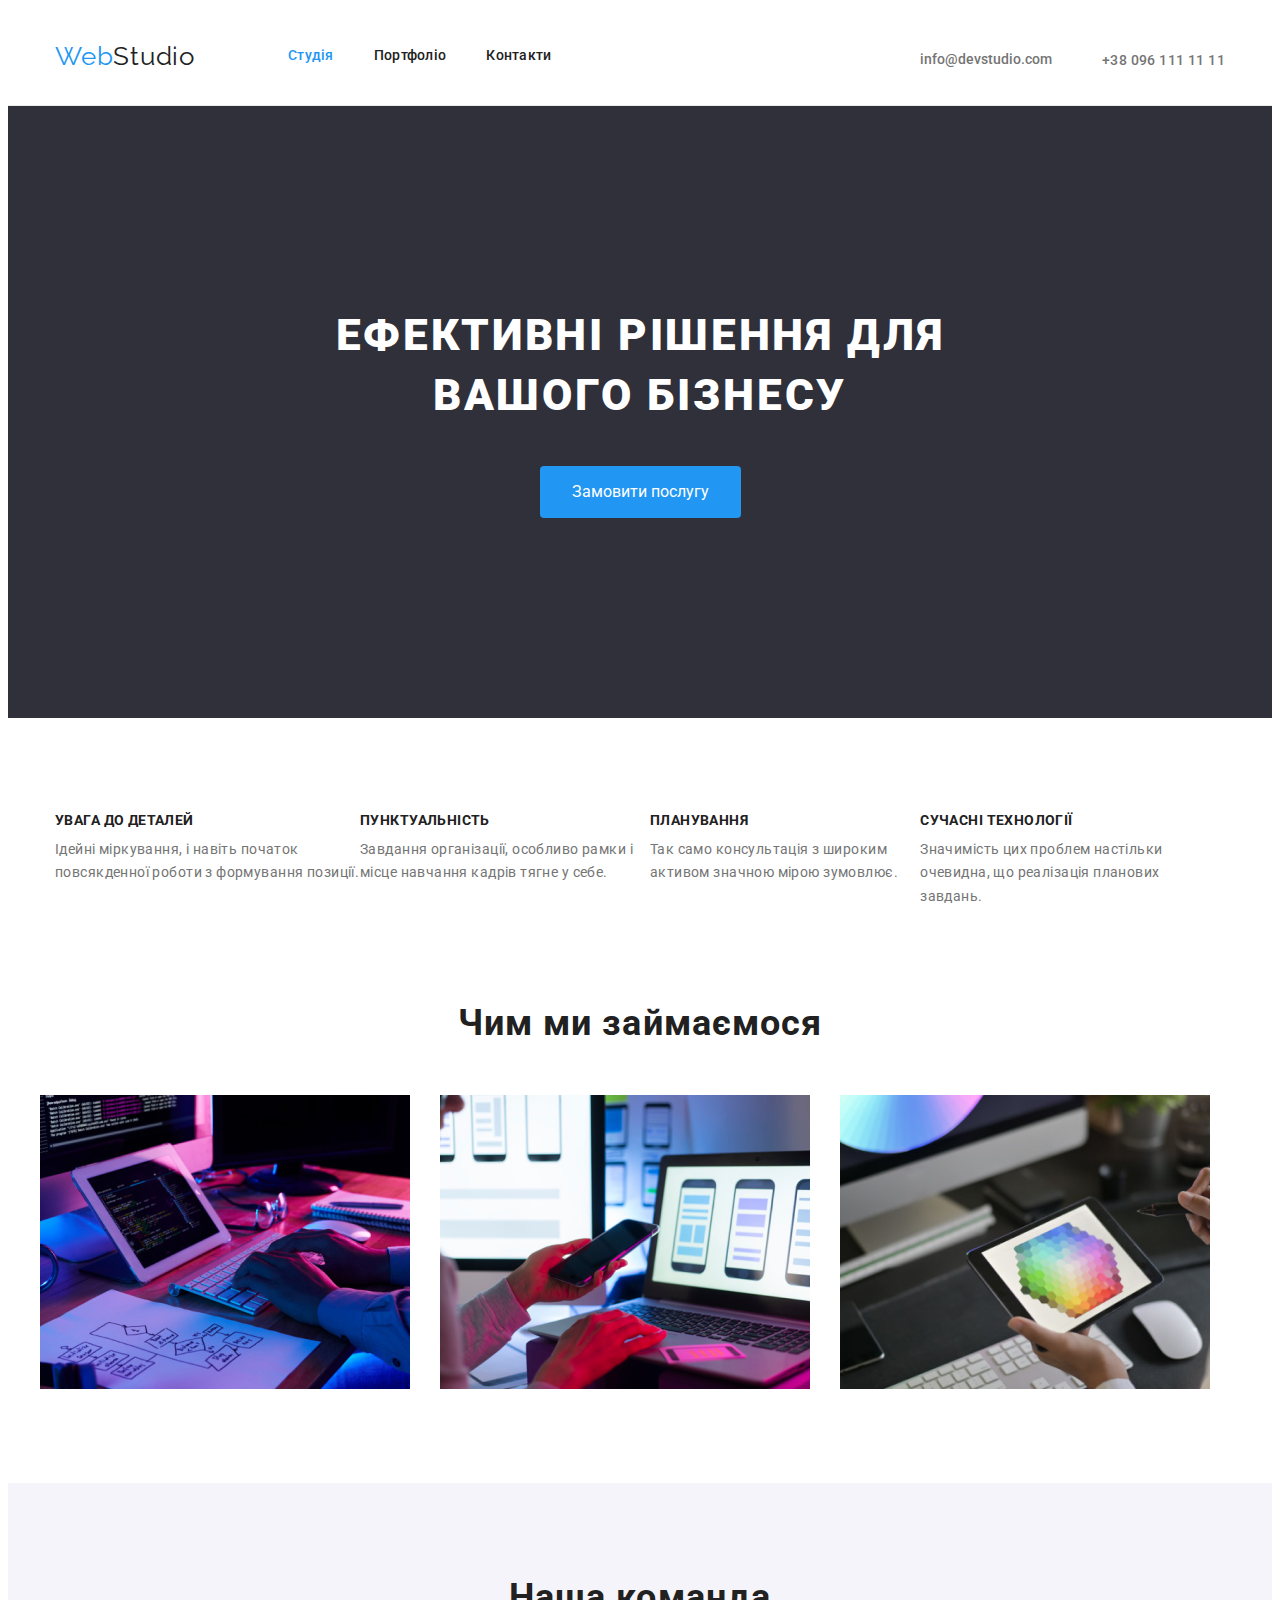
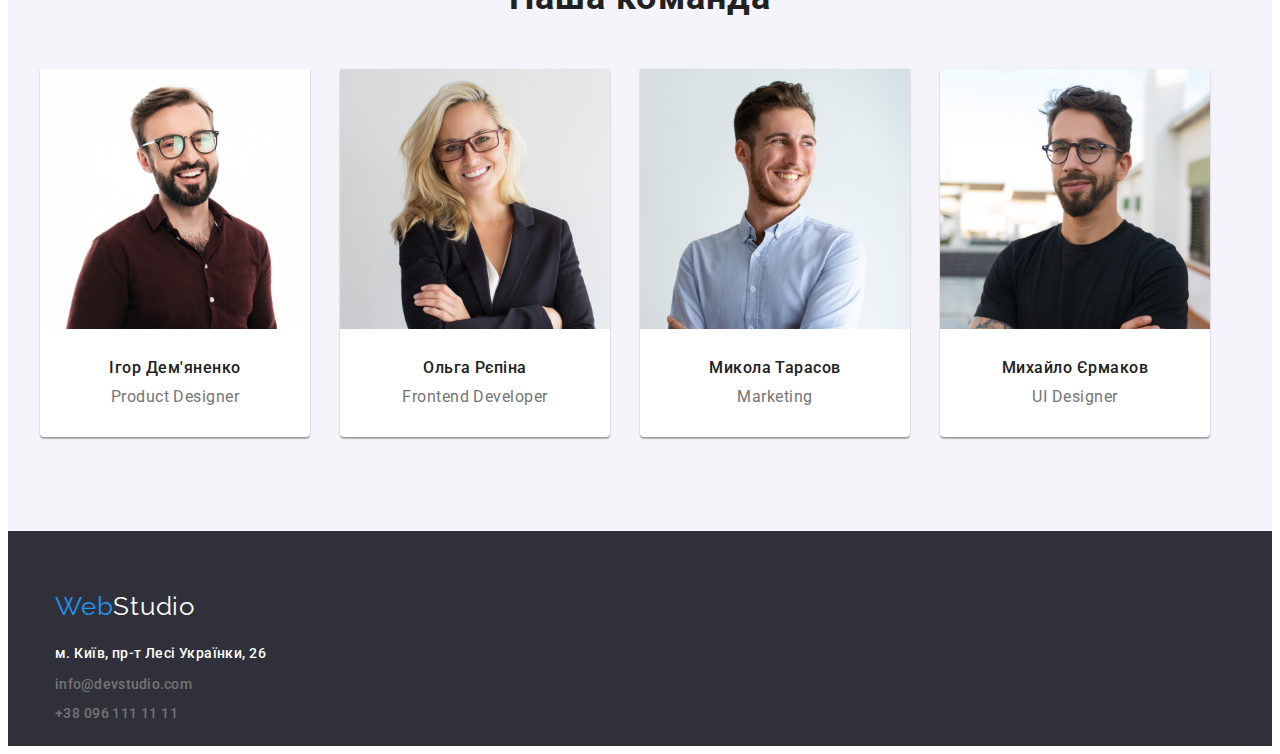
<file: index.html>
<!DOCTYPE html>
<html lang="en">
<head>
    <meta charset="UTF-8">
    <meta http-equiv="X-UA-Compatible" content="IE=edge">
    <meta name="viewport" content="width=device-width, initial-scale=1.0">
    <title>Document</title>
    <link rel="preconnect" href="https://fonts.googleapis.com">
    <link rel="preconnect" href="https://fonts.gstatic.com" crossorigin>
    <link href="https://fonts.googleapis.com/css2?family=Raleway:wght@700&family=Roboto:wght@400;500;700;900&display=swap" rel="stylesheet">
    <link rel="stylesheet" href="https://cdnjs.cloudflare.com/ajax/libs/modern-normalize/1.1.0/modern-normalize.min.css" integrity="sha512-wpPYUAdjBVSE4KJnH1VR1HeZfpl1ub8YT/NKx4PuQ5NmX2tKuGu6U/JRp5y+Y8XG2tV+wKQpNHVUX03MfMFn9Q==" crossorigin="anonymous" referrerpolicy="no-referrer" />
    <link rel="stylesheet" href="./css/styles.css">
</head>
<body>
<header class="page-header">
<div class="container">
<nav class="main-nav">
<a class="studio line" href="./index.html">Web<span class="span-color">Studio</span></a>
<ul class="site-nav list">
    <li class="item"><a href="./index.html" class="link current line">Студія</a></li>
    <li class="item"><a href="portfolio.html" class="link line">Портфоліо</a></li>
    <li class="item"><a href="Контакти" class="link line">Контакти</a></li>
</ul>
<ul class="info list">
<li class="meil"><a href="mailto:info@devstudio.com" class="meilstyle line">info@devstudio.com</a>
<li class="telefon"><a href="tel:+380961111111" class="telefonstyle line">+38 096 111 11 11</a></li>
</ul>
</nav>
</div>
</header>
<main>
<section class="hero">
<h1 class="hero-title">Ефективні рішення для <br> вашого бізнесу</h1>
<button class="hero button" type="button">Замовити послугу</button>
</section>

<section class="features-padding">
<div class="container">
<h2 class="hiden">Особливості</h2>
<ul class="features list">
<li class="features-lists">
<h3 class="features-title">Увага до деталей</h3>
<p class="features-text">Ідейні міркування, і навіть початок повсякденної роботи з формування позиції.</p>
</li>
<li class="features-lists">
<h3 class="features-title">ПУНКТУАЛЬНІСТЬ</h3>
<p class="features-text">Завдання організації, особливо рамки і місце навчання кадрів тягне у себе.</p>
</li>
<li class="features-lists">
<h3 class="features-title">ПЛАНУВАННЯ</h3>
<p class="features-text">
Так само консультація з широким активом значною мірою зумовлює.
</p>
</li>
<li class="features-lists">
<h3 class="features-title">СУЧАСНІ ТЕХНОЛОГІЇ</h3>
<p class="features-text">Значимість цих проблем настільки очевидна, що реалізація планових завдань.</p>
</li>
</ul>
</div>
</section>
<section class="work">
<div class="container">
<h2 class="work-title">Чим ми займаємося</h2>
<ul class="list pictures-line">
<li class="pictures-item">
    <img width="370" src="./images/picture1.png" alt="Picture">
</li>
<li class="pictures-item">
    <img width="370" src="./images/picture2.png" alt="Picture2">
</li>
<li class="pictures-item">
    <img width="370" src="./images/picture3.png" alt="Picture3">
</li>
</ul>
</div>
</section>
<section class="team">
<div class="container">
<h2 class="team-title">Наша команда</h2>
<ul class="comand list">
    <li class="comand-item">
    <img width="270" src="./images/Igor.jpg" alt="Igor">
    <h3 class="comand-title">Ігор Дем'яненко</h3>
    <p class="comand-text">Product Designer</p> 
    <li>
        <li class="comand-item">
        <img width="270" src="./images/Olga.jpg" alt="Olga">
       <h3 class="comand-title">Ольга Рєпіна</h3> 
       <p class="comand-text">Frontend Developer</p> 
        </li>
        <li class="comand-item">
            <img width="270" src="./images/Mykola.jpg" alt="Mykola">
           <h3 class="comand-title">Микола Тарасов</h3> 
           <p class="comand-text">Marketing</p> 
            </li>

            <li class="comand-item">
            <img width="270" src="./images/Myhailo.jpg" alt="Myhailo">
            <h3 class="comand-title">Михайло Єрмаков</h3>
            <p class="comand-text">UI Designer</p>
            </li>
    </ul>
    </div>
</section>
</main>

<footer class="side-color company-logo-two studio-line">
 <div class="container">
<address class="list">
    <a class="studiotwo line" href="./index.html">Web<span class="span-color-two">Studio</span></a>
 
<ul class="site-nav-two list">
<li class="adress"><a href="https://goo.gl/maps/or9m5MUyjeENMJDf9" class="link line " target="_blank" rel="noopener noreferrer">м. Київ, пр-т Лесі Українки, 26</a></li>
<li class="meil"><a href="mailto:info@devstudio.com" class="link line ">info@devstudio.com</a></li>
<li class="telefon"><a href="tel:+380961111111" class="link line ">+38 096 111 11 11</a></li>
</ul>
 </address>
 </div>
</footer>
</body>
</html>
</file>
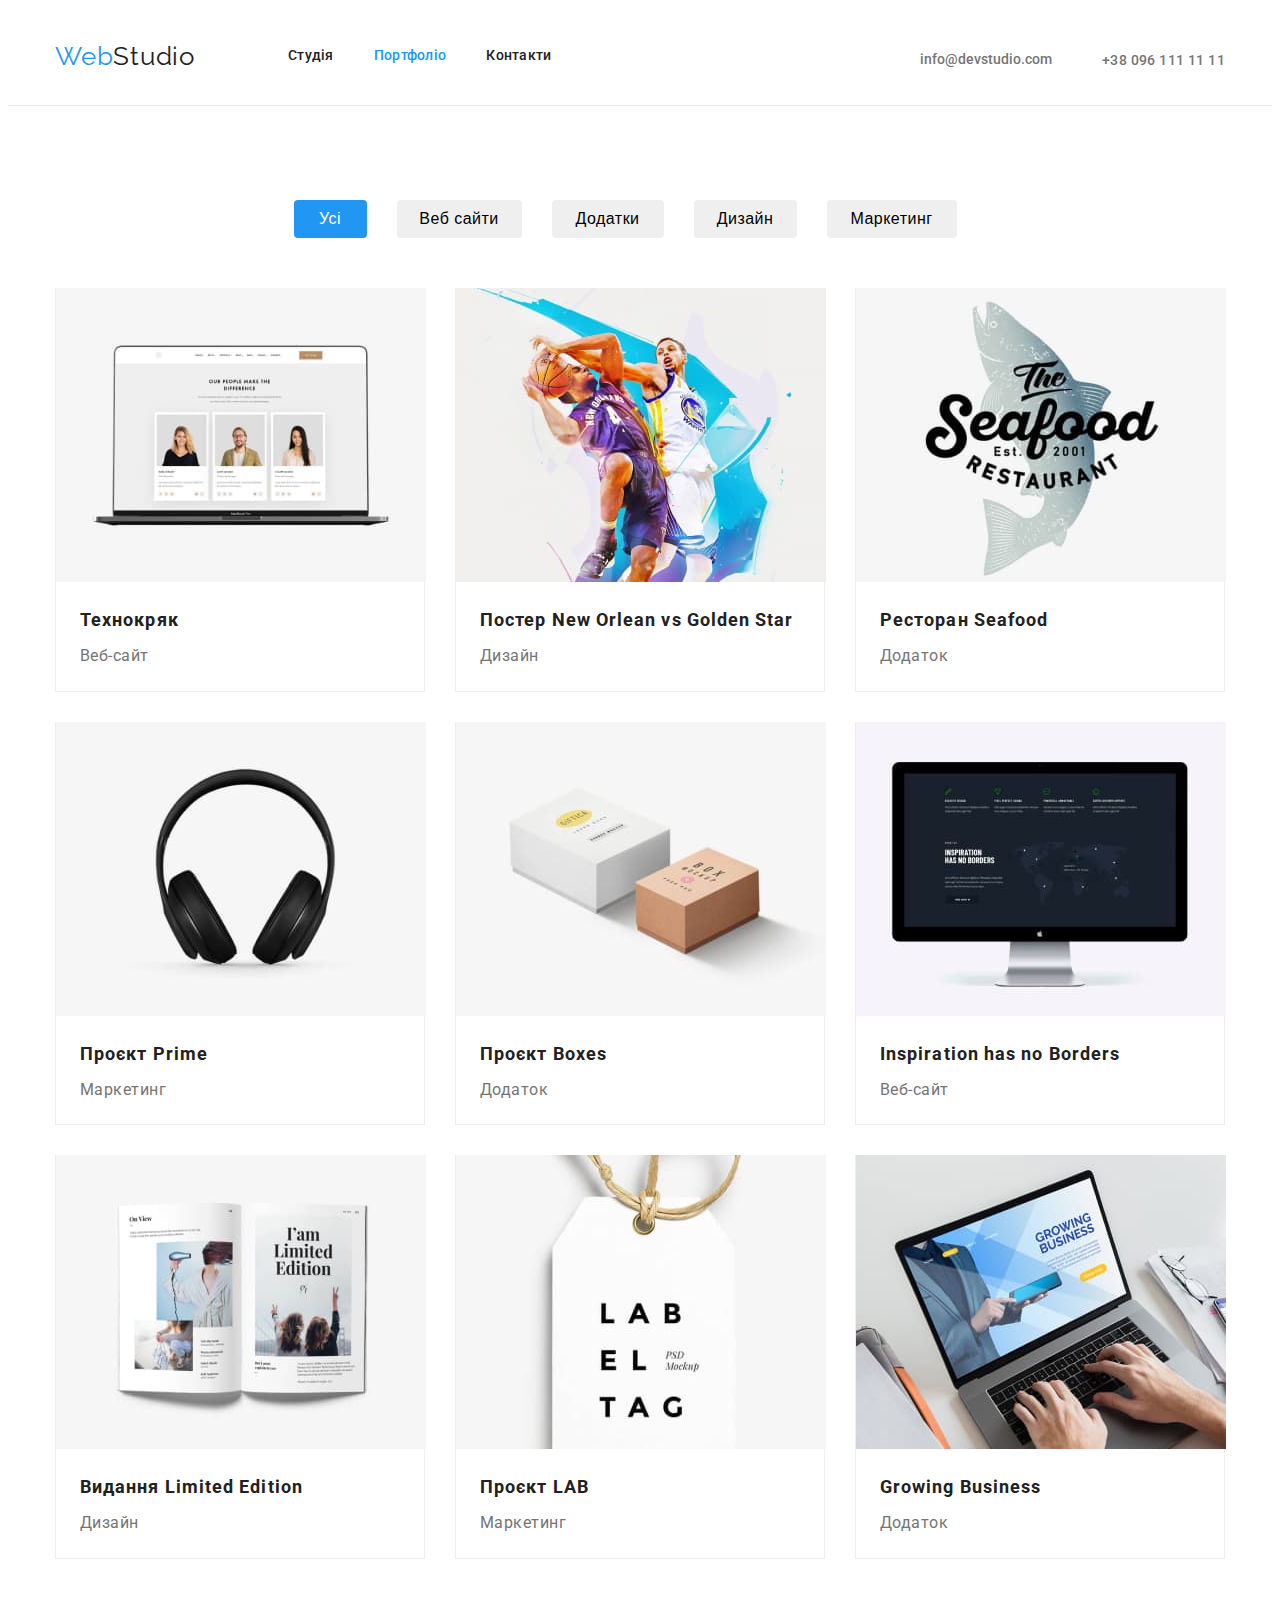
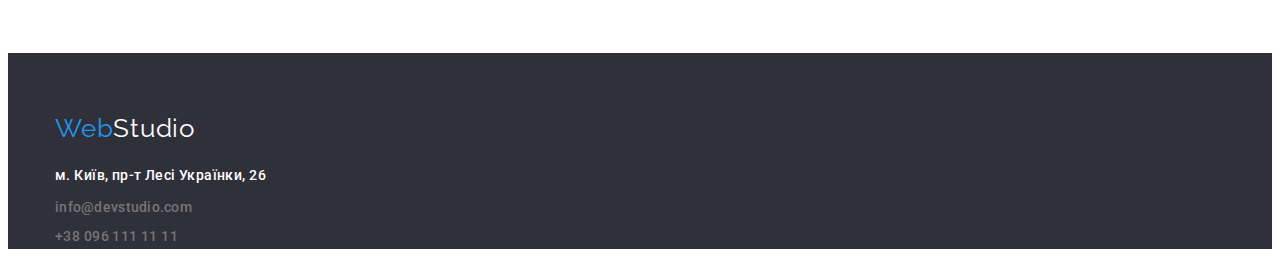
<file: portfolio.html>
<!DOCTYPE html>
<html lang="en">
<head>
    <meta charset="UTF-8">
    <meta http-equiv="X-UA-Compatible" content="IE=edge">
    <meta name="viewport" content="width=device-width, initial-scale=1.0">
    <title>Document</title>
    <link rel="preconnect" href="https://fonts.googleapis.com">
    <link rel="preconnect" href="https://fonts.gstatic.com" crossorigin>
    <link href="https://fonts.googleapis.com/css2?family=Raleway:wght@700&family=Roboto:wght@400;500;700;900&display=swap" rel="stylesheet">
    <link rel="stylesheet" href="https://cdnjs.cloudflare.com/ajax/libs/modern-normalize/1.1.0/modern-normalize.min.css" integrity="sha512-wpPYUAdjBVSE4KJnH1VR1HeZfpl1ub8YT/NKx4PuQ5NmX2tKuGu6U/JRp5y+Y8XG2tV+wKQpNHVUX03MfMFn9Q==" crossorigin="anonymous" referrerpolicy="no-referrer" />
    <link rel="stylesheet" href="./css/styles.css">
</head>
<body>
<header>
<div class="container">
    <nav class="main-nav">
        <a class="studio line" href="./index.html">Web<span class="span-color">Studio</span></a>
        <ul class="site-nav list">
        <li class="item"><a href="./index.html" class="link line">Студія</a></li>
        <li class="item"><a href="./portfolio.html" class="link current line">Портфоліо</a></li>
        <li class="item"><a href="Контакти" class="link line">Контакти</a></li>
        </ul>
        <ul class="info list">
        <li class="meil"><a href="mailto:info@devstudio.com" class="meilstyle line">info@devstudio.com</a>
        <li class="telefon"><a href="tel:+380961111111" class="telefonstyle line">+38 096 111 11 11</a></li>
        </ul>
        </nav>
    </div>
</header>
<main>
<section class="buttons-all">
<div class="container">
<h1 class="hiden">Приклади</h1>
<ul class="buttons list line-buttons">
<li class="button-item"><button class="links current-now size button-one" type="button">Усі</button></li>
<li class="button-item"><button class="links size button-two" type="button">Веб сайти</button></li>
<li class="button-item"><button class="links size button-three" type="button">Додатки</button></li>
<li class="button-item"><button class="links size button-four" type="button">Дизайн</button></li>
<li class="button-item"><button class="links size button-five" type="button">Маркетинг</button></li>
</ul>


<ul class="images list main-flex">
<li class="second-flex">
    <a class="images-ref" href="#">
        <img class="img-card" src="./images/picturea.jpg" alt="picturea" width="370" height="294">
        <h2 class="images-title">Технокряк</h2>
        <p class="images-text">Веб-сайт</p>
    </a>
</li>
<li class="second-flex">
    <a class="images-ref" href="#">
        <img class="img-card" src="./images/pictureb.jpg" alt="pictureb" width="370" height="294">
        <h2 class="images-title">Постер New Orlean vs Golden Star</h2>
        <p class="images-text">Дизайн</p>
    </a>
   
</li>
<li class="second-flex">
    <a class="images-ref" href="#">
        <img class="img-card" src="./images/picturec.jpg" alt="picturec" width="370" height="294">
        <h2 class="images-title">Ресторан Seafood</h2>
        <p class="images-text">Додаток</p>
    </a>
</li>

<li class="second-flex">
    <a class="images-ref" href="#">
        <img class="img-card" src="./images/pictured.jpg" alt="pictured" width="370" height="294">
        <h2 class="images-title">Проєкт Prime</h2>
        <p class="images-text">Маркетинг</p>
    </a>
</li>

<li class="second-flex">
    <a class="images-ref" href="#">
        <img class="img-card" src="./images/picturef.jpg" alt="picturef" width="370" height="294">
        <h2 class="images-title">Проєкт Boxes</h2>
        <p class="images-text">Додаток</p>
    </a>
</li>

<li class="second-flex">
    <a class="images-ref" href="#">
        <img class="img-card" src="./images/pictureg.jpg" alt="pictureg" width="370" height="294">
        <h2 class="images-title">Inspiration has no Borders</h2>
        <p class="images-text">Веб-сайт</p>
    </a>
</li>

<li class="second-flex">
    <a class="images-ref" href="#">
        <img class="img-card" src="./images/pictureh.jpg" alt="pictureh" width="370" height="294">
        <h2 class="images-title">Видання Limited Edition</h2>
        <p class="images-text">Дизайн</p>
    </a>
</li>

<li class="second-flex">
    <a class="images-ref" href="#">
        <img class="img-card" src="./images/picturei.jpg" alt="picturei" width="370" height="294">
        <h2 class="images-title">Проєкт LAB</h2>
        <p class="images-text">Маркетинг</p>
    </a>
</li>

<li class="second-flex">
    <a class="images-ref" href="#">
        <img class="img-card" src="./images/picturej.jpg" alt="picturej" width="370" height="294">
        <h2 class="images-title">Growing Business</h2>
        <p class="images-text">Додаток</p>
    </a>
</li>
</ul>
</div>

</section>
</main>

<footer class="side-color">
    <section class="company-logo-two">
        <div class="container">
    <address class="list studio-line-two">
        <a class="studiotwo line" href="./index.html">Web<span class="span-color-two">Studio</span></a>
     
    <ul class="site-nav-two list">
    <li class="adress"><a href="https://goo.gl/maps/or9m5MUyjeENMJDf9" class="link line" target="_blank" rel="noopener noreferrer">м. Київ, пр-т Лесі Українки, 26</a></li>
    <li class="meil"><a href="mailto:info@devstudio.com" class="link line">info@devstudio.com</a></li>
    <li class="telefon"><a href="tel:+380961111111" class="link line">+38 096 111 11 11</a></li>
    </ul>
     </address>
    </section>
    </div>
</footer>
    
</body>
</html>
</file>
<file: css/styles.css>
/* основной цвет текста #212121 */

/* цвет 2 для серого #757575 */

/* цвет для веб #2196F3 */

/* цвет снизу ссылок gba(255, 255, 255, 0.6); */

/* вторичный бекграунд  #F5F4FA*/ 

html{
box-sizing: border-box;
}

*,*::before,*::after{
box-sizing: inherit;
}

.container{
width: 1200px;
padding-left: 15px;
padding-right: 15px;
margin-left: auto;
margin-right: auto;

}




a{
text-decoration: none;
}

:root{
    --main-text-color: #212121;
    --text-color-second: #757575;
    
    }

    img{
    display: block;
    }
    
    body{
    background-color: #FFFFFF;
    color: var(--main-text-color);
    font-family: Roboto,sans-serif;
    }
    
    .line{
    text-decoration: none;
    }
    
    .link{
        font-family: 'Roboto';
        font-style: normal;
        font-weight: 500;
        font-size: 14px;
        line-height: 1.14px;
        letter-spacing: 0.02em;
    }
    
    
    
    .studio{
        
        font-size: 26px;
        line-height: 1.19;
       
    }
    
    .studiotwo{
        
        font-size: 26px;
        line-height: 1.19;
    }
    
    .list{
        
    padding: 0;
    margin: 0;
    list-style: none;
    }

    
    h2,
    h3,
    h4,
    h5,
    h6{
    color: var(--main-text-color);
    margin: 0;
    }

    h1{
    margin: 0;
    padding: 0;
    }

    p{
    margin: 0;
    }
    
    ul{
    margin: 0;
    padding: 0;
    }
    
    
    header{
    border-bottom: 1px solid #ECECEC;
    }
    
    .studio{
    font-family: 'Raleway';
    font-style: normal;
    color: #2196F3;
    
    font-size: 26px;
    line-height: 1.19;
    letter-spacing: 0.03em;
    }
    
    .studiotwo{
        font-family: 'Raleway';
        font-style: normal;
    color: #2196F3;
    
    font-size: 26px;
    line-height: 1.19;
    letter-spacing: 0.03em;
    }
    
    .span-color{
    color: #212121;
    }
    
    .span-color-two{
    color: #FFFFFF;
    }
    
    /* site nav and info */

    .site-nav{
    margin-left: 93px;
    display: flex;
    }

   

    .site-nav .item:not(:last-child){
        margin-right: 40px;
    }
    
    .site-nav a{
    font-family: 'Roboto';
    font-style: normal;
    color: var(--main-text-color);  
    font-weight: 500;
    font-size: 14px;
    line-height: 1.14;
    letter-spacing: 0.02em;  
    }

    .site-nav .link{
    display: block;
    padding-top: 32px;
    padding-bottom: 32px;
    }
    
    .info{
    padding-top: 32px;
    padding-bottom: 32px;
    margin-left: auto;
    display: flex;
    justify-content: center;
    }
    
    .meil{
        margin-right: 50px;
    }

    .main-nav{
    display: flex;
    align-items: center;
    }

    .line-buttons{
    
    display: flex;
    align-items: center;
    justify-content: center
    }

    .button-item:not(last-child){
    margin-right: 30px;
    }

    .buttons-all{
    background-color:#FFFFFF
    }

    
    .meil a{
    font-family: 'Roboto';
    font-style: normal;
    font-weight: 500;
    font-size: 14px;
    line-height: 1.14;
    color: var(--text-color-second);
    margin-bottom: 9px;
    }
    .telefon a{
        font-family: 'Roboto';
        font-style: normal;
        font-weight: 500;
        font-size: 14px;
        line-height: 1.71;
        letter-spacing: 0.03em;
        color: var(--text-color-second);
    }
    
    .site-nav-two .link:hover,
    .site-nav-two .link:focus {
    color: #2196F3;
    }

    .site-nav .link:hover,
    .site-nav .link:focus {
    color: #2196F3;
    }
    
    .site-nav .link.current{
    color: #2196F3;
    }
    
    .meilstyle:hover,
    .meilstyle:focus {
    color: #2196F3;
    }
    
    .telefonstyle:hover,
    .telefonstyle:focus {
    color: #2196F3;
    }
    
    .links{
        
        
        font-size: 26px;
        line-height: 1.19;
        letter-spacing: 0.03em;
    }
    
    .current-now{
    color: #FFFFFF;
    background-color: #2196F3;
        
        
        font-size: 26px;
        line-height: 1.19;
        letter-spacing: 0.03em;
    }
    
    
    
    /* Hero */
    .hero{
        padding-top: 200px;
        padding-bottom: 200px;
        text-align: center;
    background-color: #2F303A;
    }
    .hero-title{
        margin-bottom: 40px;
        margin-top: 0;
        font-weight: 900;
        font-size: 44px;
        line-height: 1.36;
        text-align: center;
        letter-spacing: 0.06em;
        text-transform: uppercase;
        
        color: #FFFFFF;
    }
    
    .hero.button{
    cursor: pointer;
    border: 0;
    border-radius: 4px;
    padding: 11px 32px;
    text-align: center;
    color: #FFFFFF;
    background-color: #2196F3;
    font-family: inherit;
    
    font-size: 16px;
    line-height: 1.87;
    }
    
    /* Main page */
    
    .hiden{
    position: absolute;
    clip: rect(0 0 0 0);
    width: 1px;
    height: 1px;
    margin: -1px;
    }
    
    .features p{
    color: var(--text-color-second);
    }
    
    .features{
        display: flex;
    }

    .features-padding{
    padding-top: 94px;
    }

    .features-title{
    
    
    font-size: 14px;
    line-height: 16px;
    letter-spacing: 0.03em;
    text-transform: uppercase;
    
    color: var(--main-text-color);
    }
    
    .features-text{
    margin-top: 10px;
    margin-bottom: 0;
    
    font-size: 14px;
    line-height: 1.71;
    letter-spacing: 0.03em;
    color: var(--text-color-second);
    }

    .pictures-line{
    display: flex;
    align-items: center;
    justify-content: center;
    }

    .pictures-item{
    margin-right: 30px;
    }

    .comand{
        
        display: flex;
        align-items: center;
        justify-content: center;
    }

    .comand-item{
        box-shadow: 0px 1px 3px rgba(0, 0, 0, 0.12), 0px 1px 1px rgba(0, 0, 0, 0.14), 0px 2px 1px rgba(0, 0, 0, 0.2);
        border-radius: 0px 0px 4px 4px;
    background-color: #FFFFFF;
    margin-right: 30px;
    }

    .work{
    padding-bottom: 94px;
    padding-top: 94px;
    }
    
    .work-title{
    padding-bottom: 50px;    
    font-size: 36px;
    line-height: 1.16;
    text-align: center;
    letter-spacing: 0.03em;
    
    color: var(--main-text-color);
    }
    
    .team{
        
        padding-top: 94px;
        padding-bottom: 94px;
    background-color: #F5F4FA;
    
    }
    
    .team-title{
    
        margin-bottom: 50px;
        font-size: 36px;
        line-height: 1.16;
        text-align: center;
        letter-spacing: 0.03em;
        color: var(--main-text-color);
    }
    
    
    
     .team{
    padding-bottom: 94px;
    
     }

    .comand p{
    
    color: var(--text-color-second);
    }
    
    .comand-title{
        
        margin-top: 30px;
        margin-bottom: 10px;
        font-weight: 500;
        font-size: 16px;
        line-height: 1.18;
        text-align: center;
        letter-spacing: 0.03em;
        color: var(--main-text-color);
    }
    
    .comand-text{
        padding-bottom: 30px;
        
        font-size: 16px;
        line-height: 1.18;
        text-align: center;
        letter-spacing: 0.03em;
        color: var(--text-color-second);
    }
    
    
    /*Portfolio css */
    
    /*buttons*/
    .buttons .links:hover,
    .buttons .links:focus{
    color: #FFFFFF;
    background-color: #2196F3;
    }

    .buttons{
    
    margin-bottom: 50px;
    }
    
    .buttons-all{
    padding-top: 94px;
    }

    .button-one{
        cursor: pointer;
    padding-top: 6px;
    padding-bottom: 6px;
    padding-left: 25px;
    padding-right: 25px;
    min-width: 73px;
    border-radius: 4px;
    }

    .button-two{
        cursor: pointer;
        padding-top: 6px;
        padding-bottom: 6px;
        padding-left: 22px;
        padding-right: 22px;
    min-width: 125px;
    border-radius: 4px;
    }

    .button-three{
        cursor: pointer;
        padding-top: 6px;
        padding-bottom: 6px;
        padding-left: 22px;
        padding-right: 22px;
    min-width: 112px;
    border-radius: 4px;
    }

    .button-four{
        cursor: pointer;
        padding-top: 6px;
        padding-bottom: 6px;
        padding-left: 22px;
        padding-right: 22px;
    min-width: 103px;
    border-radius: 4px;
    }

    .button-five{
        cursor: pointer;
        padding-top: 6px;
        padding-bottom: 6px;
        padding-left: 22px;
        padding-right: 22px;
    min-width: 130px;
    border-radius: 4px;
    }

    .size{
        border: 0;
        font-weight: 500;
        font-size: 16px;
        line-height: 1.62;
        letter-spacing: 0.03em;
    }
    
    .images-title{
        margin-top: 20px;
        margin-bottom: 4px;
        
        font-size: 18px;
        line-height: 2;
         letter-spacing: 0.06em;
        color: var(--main-text-color);
    }

    
    
     .main-flex{
    
        background-color: #FFFFFF;
     
    display: flex;
    flex-wrap: wrap;
     }

     .buttons-all{
        padding-bottom: 94px;
     }

     .second-flex{
     border-right: 1px solid #EEEEEE;
     border-bottom: 1px solid #EEEEEE;
    border-left: 1px solid #EEEEEE;
     background-color: #FFFFFF;
     width: 370px;
     margin-right: 30px;
     margin-bottom: 30px;
     
     }

     .second-flex p{
    margin-bottom: 20px;
     }

     .second-flex:nth-last-child(-n+3) {
    margin-bottom: 0;
     }

     .images-title{
    margin-top: 20px;
    margin-left: 24px;;
     }

     .images-text{
    margin-top: 4px;
     margin-left: 24px;;
     }

     .second-flex:nth-child(3n) {
        margin-right: 0;
     }

    .images-text{
        
       
        font-size: 16px;
        line-height: 1.8;
        letter-spacing: 0.03em;
        color: var(--text-color-second);
    }
    
    
    
    /*footer для портфолио и индекс*/
    .adress a{
        font-family: 'Roboto';
        font-style: normal;
        color: #FFFFFF;
        margin-top: 20px;
        margin-bottom: 9px;
        font-size: 14px;
        line-height: 1.71;
        letter-spacing: 0.03em;
    }

    .studio-line-two{
    padding-top: 60px;
    }

    .studio-line{
    padding-top: 60px;
    padding-bottom: 20px;
    }

    

    .adress{
    margin-top: 20px;
    }

    .meil{
    margin-top: 9px;
    }

    .telefon{
    margin-top: 9px;
    }
    
    .side-color{
    background-color:#2F303A;
    }
    
    .images p{
    color: var(--text-color-second);
    }
    .images h3{
    color: var(--main-text-color);
    }
</file>
